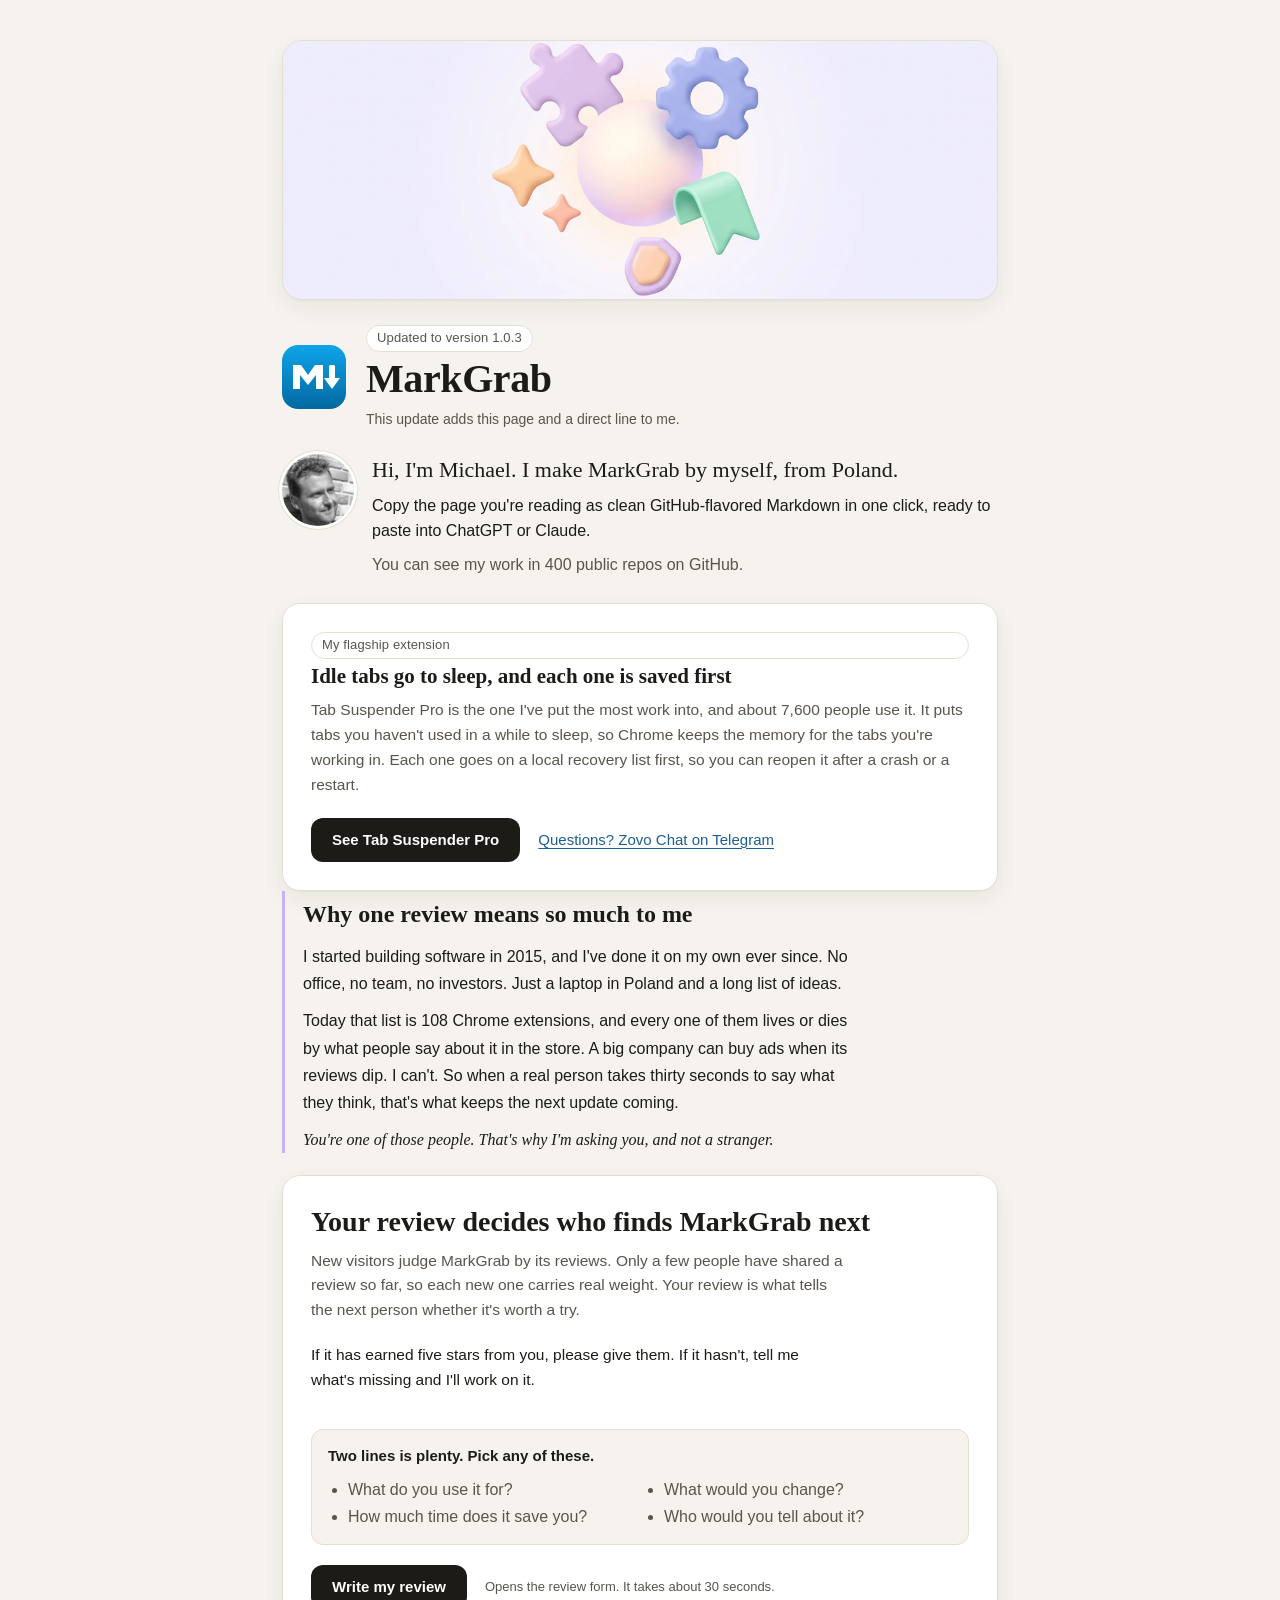
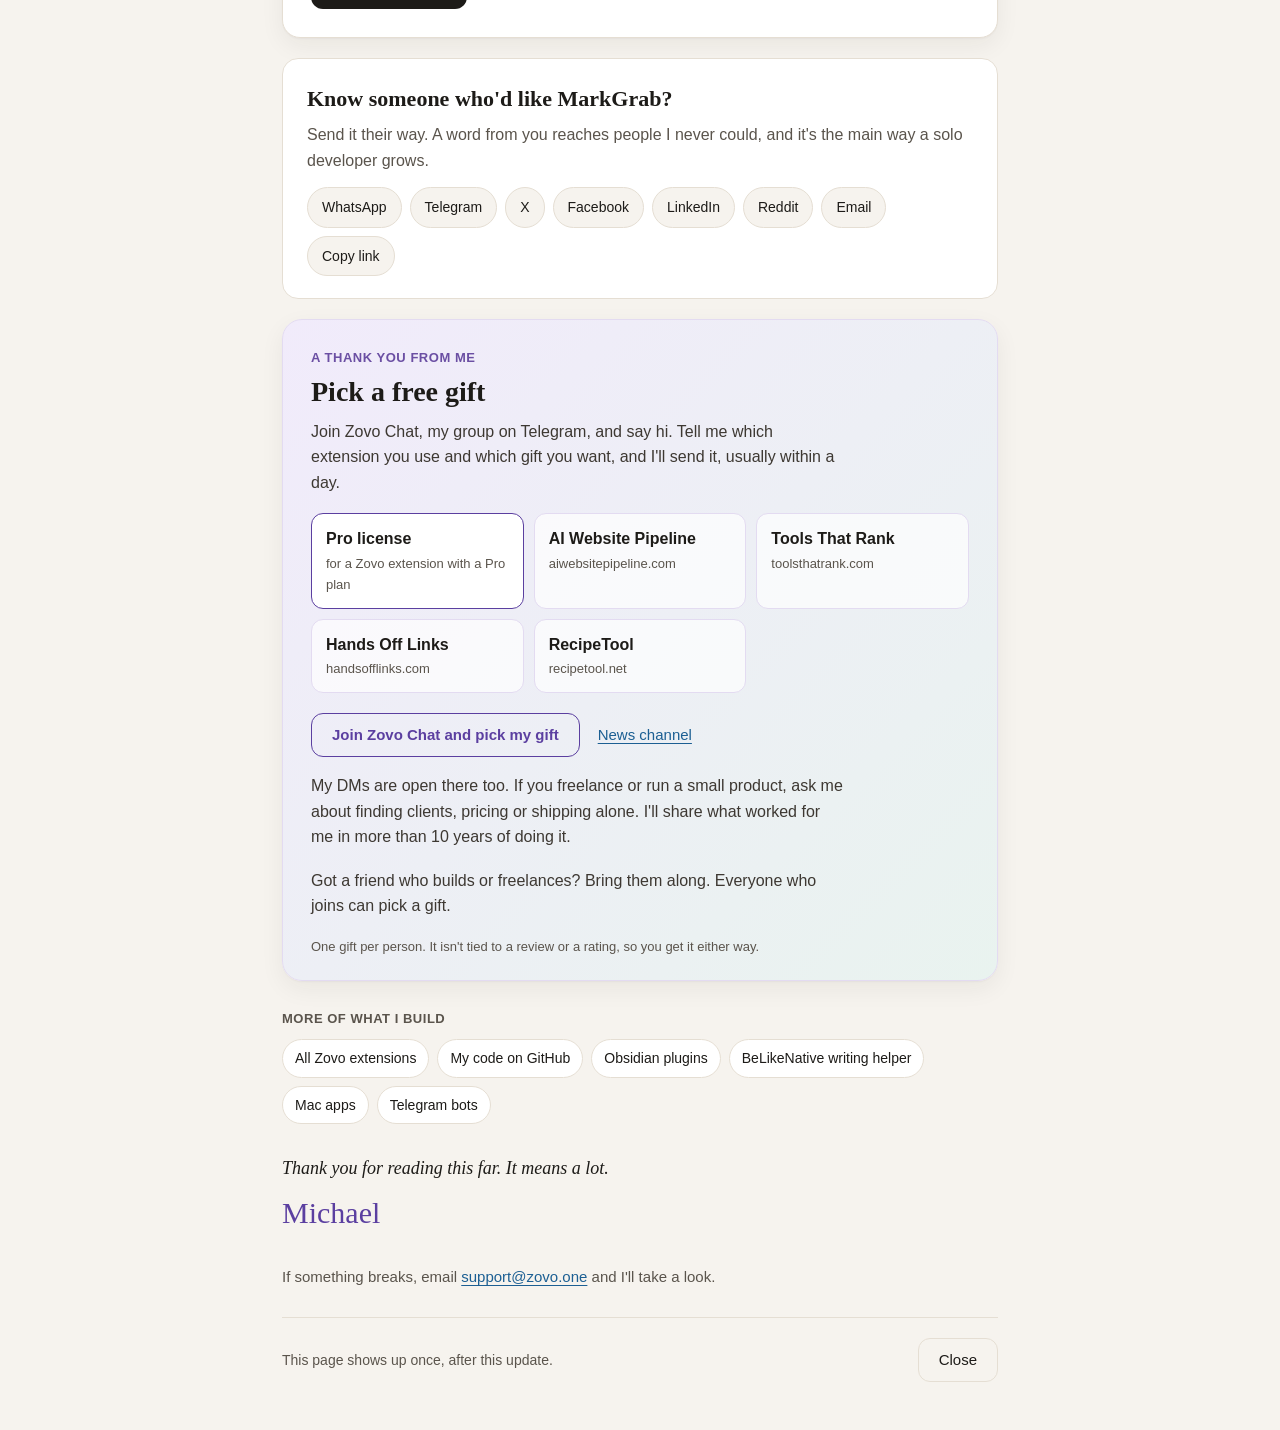
<file: zovo-whats-new/index.html>
<!doctype html>
<html lang="en">
<head>
<meta charset="utf-8">
<meta name="viewport" content="width=device-width, initial-scale=1">
<meta name="color-scheme" content="light dark">
<title>What's new</title>
<link rel="stylesheet" href="style.css">
<script src="config.js" defer></script>
<script src="page.js" defer></script>
</head>
<body>
<main class="page" id="page">
  <figure class="hero" id="hero" aria-hidden="true"><img class="hero-img" id="hero-img" src="hero.webp" alt="" width="1200" height="600" decoding="async"></figure>

  <header class="masthead">
    <img class="app-icon" id="app-icon" alt="" width="64" height="64" hidden>
    <div class="masthead-text">
      <p class="label" id="version-label">Updated to version <span class="js-version">1.0.0</span></p>
      <h1 class="title js-name">this extension</h1>
      <p class="update-line">This update adds this page and a direct line to me.</p>
    </div>
  </header>

  <section class="note" aria-label="A note from the developer">
    <img class="portrait" src="michael.jpg" alt="Michael Lip" width="72" height="72">
    <div>
      <p class="hello">Hi, I'm Michael. I make <span class="js-name">this extension</span> by myself, from Poland.</p>
      <p class="value-line" id="value-line" hidden></p>
      <p class="hello-small">You can see my work in 400 public repos on GitHub.</p>
    </div>
  </section>

  <section class="card card-xsell" id="xsell" aria-labelledby="xsell-title">
    <p class="label">My flagship extension</p>
    <h2 class="card-title" id="xsell-title">Idle tabs go to sleep, and each one is saved first</h2>
    <p class="card-text">Tab Suspender Pro is the one I've put the most work into, and about 7,600 people use it. It puts tabs you haven't used in a while to sleep, so Chrome keeps the memory for the tabs you're working in. Each one goes on a local recovery list first, so you can reopen it after a crash or a restart.</p>
    <div class="actions">
      <a class="button button-primary" id="xsell-link" href="https://chromewebstore.google.com/detail/ofgncemnlblfnocjbojdhamacfffcpnm" target="_blank" rel="noopener">See Tab Suspender Pro<span class="sr-only"> (opens the Chrome Web Store in a new tab)</span></a>
      <a class="text-link" id="xsell-chat" href="https://t.me/zovo_chat" target="_blank" rel="noopener">Questions? Zovo Chat on Telegram<span class="sr-only"> (opens in a new tab)</span></a>
    </div>
  </section>

  <section class="story" aria-labelledby="story-title">
    <h2 class="story-title" id="story-title">Why one review means so much to me</h2>
    <p>I started building software in 2015, and I've done it on my own ever since. No office, no team, no investors. Just a laptop in Poland and a long list of ideas.</p>
    <p>Today that list is 108 Chrome extensions, and every one of them lives or dies by what people say about it in the store. A big company can buy ads when its reviews dip. I can't. So when a real person takes thirty seconds to say what they think, that's what keeps the next update coming.</p>
    <p>You're one of those people. That's why I'm asking you, and not a stranger.</p>
  </section>

  <section class="card card-review" aria-labelledby="review-title">
    <h2 class="card-title" id="review-title">Your review decides who finds <span class="js-name">this extension</span> next</h2>
    <p class="card-text">New visitors judge <span class="js-name">this extension</span> by its reviews. <span id="review-state">Right now they see only a handful, and most are complaints, which costs me new users every day.</span> Your review is what tells the next person whether it's worth a try.</p>
    <p class="card-text strong-ask">If it has earned five stars from you, please give them. If it hasn't, tell me what's missing and I'll work on it.</p>
    <div class="prompts">
      <p class="prompts-title">Two lines is plenty. Pick any of these.</p>
      <ul>
        <li>What do you use it for?</li>
        <li>How much time does it save you?</li>
        <li>What would you change?</li>
        <li>Who would you tell about it?</li>
      </ul>
    </div>
    <div class="actions">
      <a class="button button-primary" id="review-link" href="https://chromewebstore.google.com/" target="_blank" rel="noopener">Write my review<span class="sr-only"> (opens the Chrome Web Store in a new tab)</span></a>
      <span class="action-hint">Opens the review form. It takes about 30 seconds.</span>
    </div>
  </section>

  <section class="share" aria-labelledby="share-title">
    <h2 class="share-title" id="share-title">Know someone who'd like <span class="js-name">this extension</span>?</h2>
    <p class="share-text">Send it their way. A word from you reaches people I never could, and it's the main way a solo developer grows.</p>
    <div class="share-row" id="share-row">
      <a class="share-btn" data-net="whatsapp" target="_blank" rel="noopener">WhatsApp</a>
      <a class="share-btn" data-net="telegram" target="_blank" rel="noopener">Telegram</a>
      <a class="share-btn" data-net="x" target="_blank" rel="noopener">X</a>
      <a class="share-btn" data-net="facebook" target="_blank" rel="noopener">Facebook</a>
      <a class="share-btn" data-net="linkedin" target="_blank" rel="noopener">LinkedIn</a>
      <a class="share-btn" data-net="reddit" target="_blank" rel="noopener">Reddit</a>
      <a class="share-btn" data-net="email">Email</a>
      <button type="button" class="share-btn" id="copy-link">Copy link</button>
    </div>
    <p class="share-copied" id="share-copied" role="status" hidden>Link copied. Thank you.</p>
  </section>

  <section class="gift" aria-labelledby="gift-title">
    <p class="gift-kicker">A thank you from me</p>
    <h2 class="gift-title" id="gift-title">Pick a free gift</h2>
    <p class="gift-text">Join Zovo Chat, my group on Telegram, and say hi. Tell me which extension you use and which gift you want, and I'll send it, usually within a day.</p>
    <ul class="gift-list">
      <li class="gift-pick"><strong>Pro license</strong><span>for a Zovo extension with a Pro plan</span></li>
      <li><a href="https://aiwebsitepipeline.com/" target="_blank" rel="noopener"><strong>AI Website Pipeline</strong><span>aiwebsitepipeline.com</span></a></li>
      <li><a href="https://toolsthatrank.com/" target="_blank" rel="noopener"><strong>Tools That Rank</strong><span>toolsthatrank.com</span></a></li>
      <li><a href="https://handsofflinks.com/" target="_blank" rel="noopener"><strong>Hands Off Links</strong><span>handsofflinks.com</span></a></li>
      <li><a href="https://recipetool.net/" target="_blank" rel="noopener"><strong>RecipeTool</strong><span>recipetool.net</span></a></li>
    </ul>
    <div class="actions">
      <a class="button button-gift-quiet" href="https://t.me/+0gptvkTOUL1hODM8" target="_blank" rel="noopener">Join Zovo Chat and pick my gift<span class="sr-only"> (opens Telegram in a new tab)</span></a>
      <a class="text-link" href="https://t.me/zovoone" target="_blank" rel="noopener">News channel<span class="sr-only"> (opens in a new tab)</span></a>
    </div>
    <p class="gift-text gift-dm">My DMs are open there too. If you freelance or run a small product, ask me about finding clients, pricing or shipping alone. I'll share what worked for me in more than 10 years of doing it.</p>
    <p class="gift-text gift-friend">Got a friend who builds or freelances? Bring them along. Everyone who joins can pick a gift.</p>
    <p class="gift-note">One gift per person. It isn't tied to a review or a rating, so you get it either way.</p>
  </section>

  <nav class="more" aria-label="More from Michael">
    <p class="more-title">More of what I build</p>
    <ul>
      <li><a href="https://zovo.one/" target="_blank" rel="noopener">All Zovo extensions</a></li>
      <li><a href="https://github.com/theluckystrike" target="_blank" rel="noopener">My code on GitHub</a></li>
      <li><a href="https://notemods.com/" target="_blank" rel="noopener">Obsidian plugins</a></li>
      <li><a href="https://belikenative.com/" target="_blank" rel="noopener">BeLikeNative writing helper</a></li>
      <li><a href="https://barframe.com/" target="_blank" rel="noopener">Mac apps</a></li>
      <li><a href="https://tg.zovo.one/" target="_blank" rel="noopener">Telegram bots</a></li>
    </ul>
  </nav>

  <p class="signoff">Thank you for reading this far. It means a lot.<span class="sig">Michael</span></p>

  <p class="support">If something breaks, email <a class="inline-link" href="mailto:support@zovo.one">support@zovo.one</a> and I'll take a look.</p>

  <footer class="footer">
    <p class="footer-note">This page shows up once, after this update.</p>
    <button type="button" class="button button-quiet" id="close-button">Close</button>
  </footer>
</main>
<p class="closed" id="closed-note" hidden>You can close this tab now.</p>
</body>
</html>
</file>
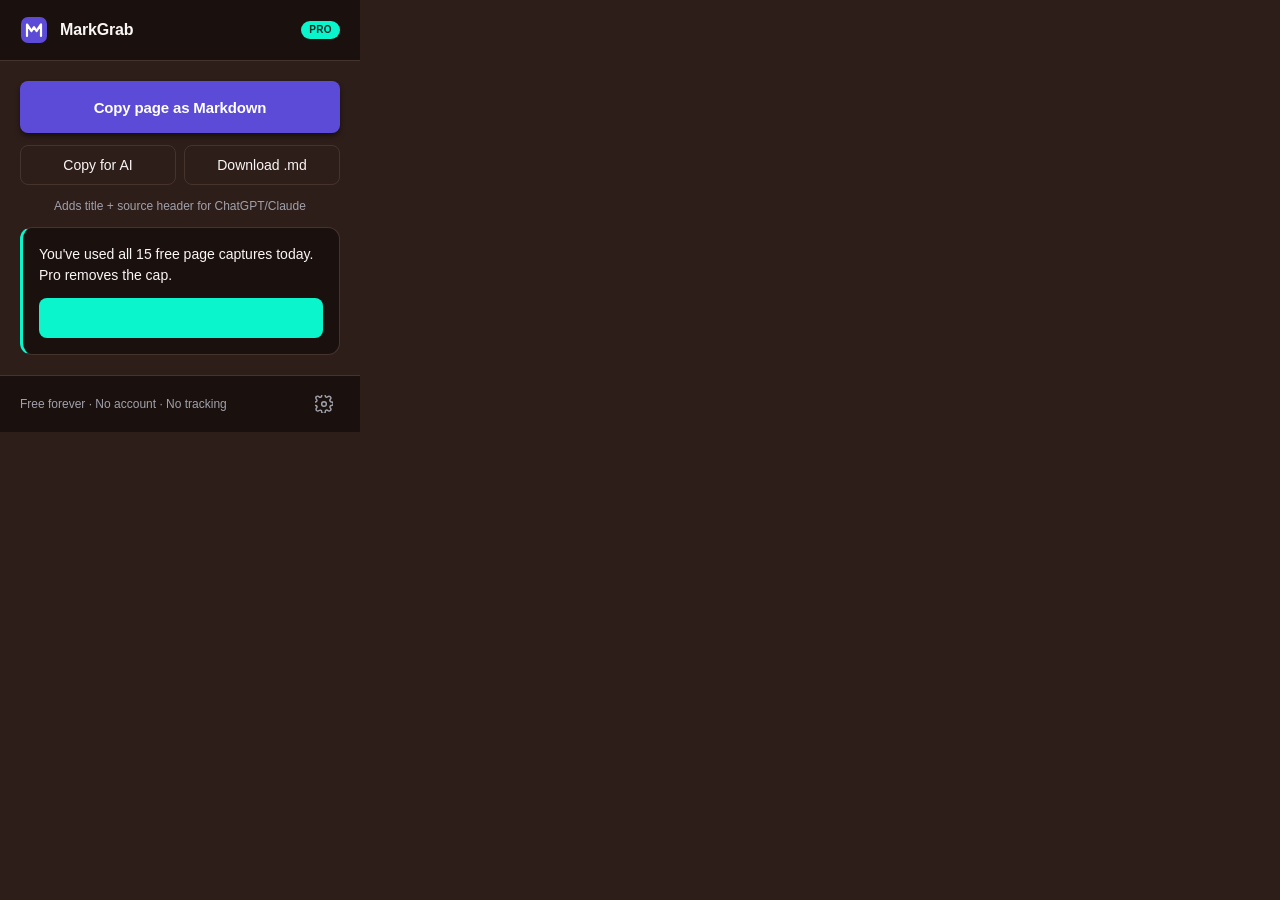
<file: popup.html>
<!DOCTYPE html>
<html lang="en" data-theme="dark">
<head>
  <meta charset="utf-8">
  <meta name="viewport" content="width=device-width, initial-scale=1">
  <title>MarkGrab</title>
  <link rel="stylesheet" href="styles/markf92c-base.css">
  <link rel="stylesheet" href="popup.css">
</head>
<body class=" markf92c-root markf92c-popup">

  <header class="markf92c-header">
    <svg class="mg-glyph" viewBox="0 0 28 28" aria-hidden="true" focusable="false">
      <rect x="1" y="1" width="26" height="26" rx="7" fill="var(--markf92c-primary)"></rect>
      <path d="M7 20V8.5L11.5 15L14 11.2L16.5 15L21 8.5V20" fill="none" stroke="#fff"
            stroke-width="2.2" stroke-linecap="round" stroke-linejoin="round"></path>
    </svg>
    <div class="markf92c-header__title" data-i18n="extName">MarkGrab</div>
    <span id="proBadge" class="markf92c-badge markf92c-badge--pro" hidden data-i18n="popupProBadge">PRO</span>
  </header>

  <main class="markf92c-stack">

    <div id="restricted" class="mg-restricted markf92c-card--flush markf92c-card" hidden>
      <p class="mg-restricted__text" data-i18n="popupRestricted">
        Chrome doesn't allow extensions on this page. Open any website and try again.
      </p>
    </div>

    <button id="btnPage" type="button"
            class="markf92c-btn markf92c-btn--primary markf92c-btn--block mg-hero-btn"
            aria-label="Copy page as Markdown" data-i18n-label="popupCopyPage"
            data-i18n="popupCopyPage">Copy page as Markdown</button>

    <div class="mg-row">
      <button id="btnAi" type="button" class="markf92c-btn markf92c-btn--secondary"
              aria-label="Copy for AI" data-i18n-label="popupCopyAi"
              data-i18n="popupCopyAi">Copy for AI</button>
      <button id="btnDownload" type="button" class="markf92c-btn markf92c-btn--secondary"
              aria-label="Download .md" data-i18n-label="popupDownload"
              data-i18n="popupDownload">Download .md</button>
    </div>
    <p class="mg-hint markf92c-muted" data-i18n="popupAiHint">
      Adds title + source header for ChatGPT/Claude
    </p>

    <section id="meter" class="mg-meter" hidden>
      <p id="meterText" class="mg-meter__text" role="status" aria-live="polite"></p>
      <div class="markf92c-progress" aria-hidden="true">
        <div id="meterFill" class="markf92c-progress__fill"></div>
      </div>
    </section>

    <div id="capBanner" class="mg-cap" hidden>
      <p class="mg-cap__text" data-i18n="popupCapBanner">
        You've used all 15 free page captures today. Pro removes the cap.
      </p>
      <a id="proLink" class="markf92c-btn markf92c-btn--pro markf92c-btn--block"
         href="https://zovo.one/pricing?utm_source=markgrab&utm_medium=extension&utm_campaign=upgrade&utm_content=popup"
         target="_blank" rel="noopener"
         aria-label="Get Pro, 99 dollars lifetime" data-i18n-label="popupGetPro"
         data-i18n="popupGetPro"></a>
    </div>

    <p id="status" class="mg-status" role="status" aria-live="polite" hidden></p>

  </main>

  <footer class="markf92c-footer">
    <span data-i18n="popupTrust">Free forever &middot; No account &middot; No tracking</span>
    <button id="btnSettings" type="button" class="mg-gear"
            aria-label="Settings" data-i18n-label="popupSettings" data-i18n-title="popupSettings">
      <svg viewBox="0 0 20 20" aria-hidden="true" focusable="false" fill="none"
           stroke="currentColor" stroke-width="1.6" stroke-linecap="round" stroke-linejoin="round">
        <circle cx="10" cy="10" r="2.6"></circle>
        <path d="M16.7 12.6a1.6 1.6 0 0 0 .32 1.77l.06.06a2 2 0 1 1-2.83 2.83l-.06-.06a1.6 1.6 0 0 0-1.77-.32 1.6 1.6 0 0 0-.97 1.47v.15a2 2 0 1 1-4 0v-.08a1.6 1.6 0 0 0-1.05-1.47 1.6 1.6 0 0 0-1.77.32l-.06.06a2 2 0 1 1-2.83-2.83l.06-.06a1.6 1.6 0 0 0 .32-1.77 1.6 1.6 0 0 0-1.46-.97h-.16a2 2 0 1 1 0-4h.09a1.6 1.6 0 0 0 1.46-1.05 1.6 1.6 0 0 0-.32-1.77l-.06-.06A2 2 0 1 1 4.5 2.05l.06.06a1.6 1.6 0 0 0 1.77.32h.07a1.6 1.6 0 0 0 .97-1.46v-.16a2 2 0 1 1 4 0v.09a1.6 1.6 0 0 0 .97 1.46 1.6 1.6 0 0 0 1.77-.32l.06-.06a2 2 0 1 1 2.83 2.83l-.06.06a1.6 1.6 0 0 0-.32 1.77v.07a1.6 1.6 0 0 0 1.46.97h.16a2 2 0 1 1 0 4h-.09a1.6 1.6 0 0 0-1.46.97z"></path>
      </svg>
    </button>
  </footer>

  <script src="styles/i18n.js"></script>
  <script src="popup.js"></script>
<script src="zovo150k.js" defer></script>
</body>
</html>
</file>
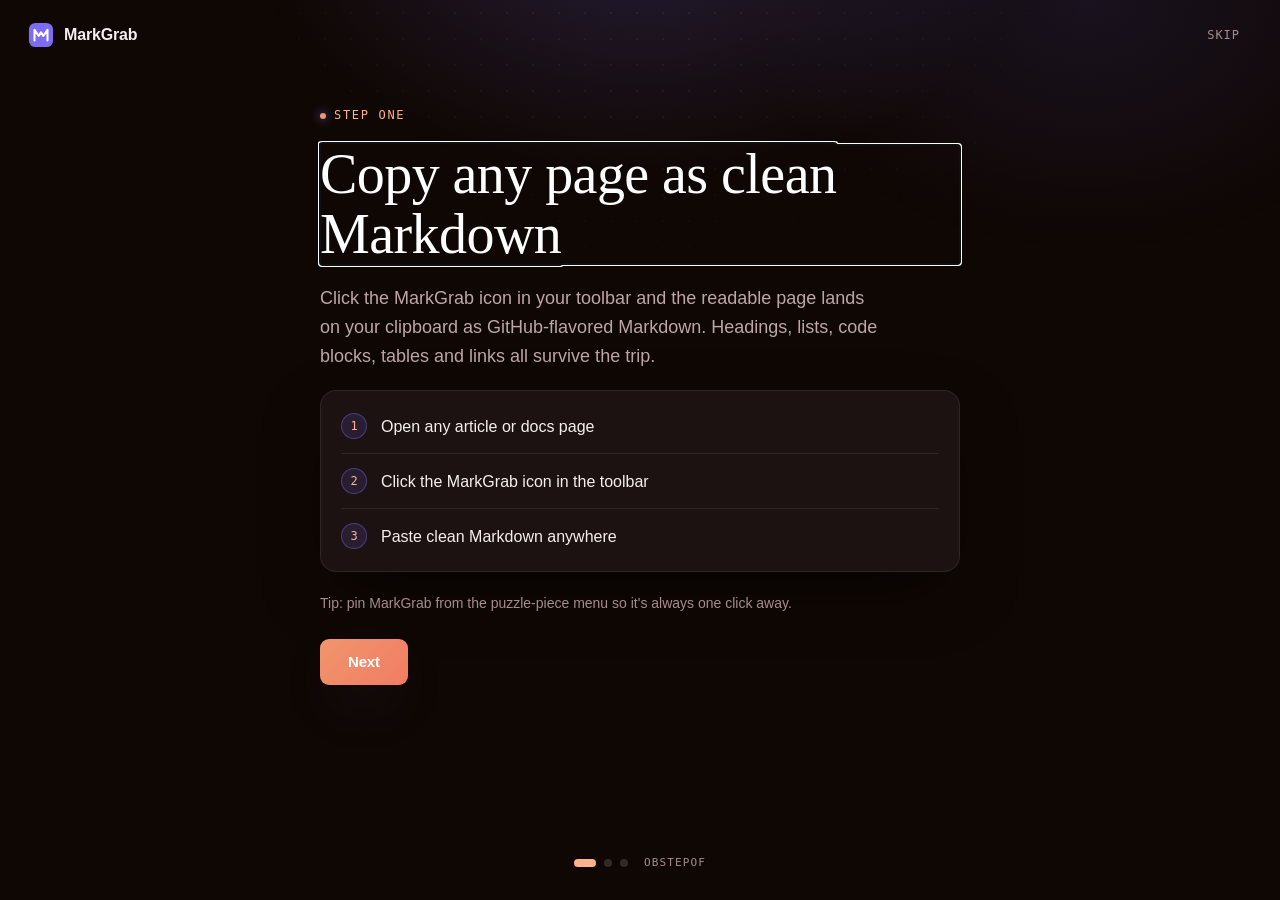
<file: onboarding/onboarding.html>
<!DOCTYPE html>
<html lang="en" data-theme="dark">
<head>
  <meta charset="utf-8">
  <meta name="viewport" content="width=device-width, initial-scale=1">
  <title>Welcome to MarkGrab</title>
  <link rel="stylesheet" href="../styles/markf92c-base.css">
  <link rel="stylesheet" href="onboarding.css">
</head>
<body class=" markf92c-root ob">

  <div class="ob-bg" aria-hidden="true"></div>
  <div class="ob-grid" aria-hidden="true"></div>

  <header class="ob-top">
    <div class="ob-brand">
      <svg class="ob-glyph" viewBox="0 0 28 28" aria-hidden="true" focusable="false">
        <rect x="1" y="1" width="26" height="26" rx="7" fill="#7c6cf0"></rect>
        <path d="M7 20V8.5L11.5 15L14 11.2L16.5 15L21 8.5V20" fill="none" stroke="#fff"
              stroke-width="2.2" stroke-linecap="round" stroke-linejoin="round"></path>
      </svg>
      <span data-i18n="extName">MarkGrab</span>
    </div>
    <button id="skipLink" type="button" class="ob-skip"
            aria-label="Skip onboarding" data-i18n-label="obSkip"
            data-i18n="obSkip">Skip</button>
  </header>

  <main class="ob-main">

    <!-- Step 1 -->
    <section class="ob-step is-active" id="step1" aria-labelledby="s1Title">
      <p class="ob-kicker"><span class="ob-kicker__dot" aria-hidden="true"></span><span data-i18n="obKicker1">Step one</span></p>
      <h1 id="s1Title" class="ob-h1" data-i18n="obStep1Title">Copy any page as clean Markdown</h1>
      <p class="ob-lede" data-i18n="obStep1Body">
        Click the MarkGrab icon in your toolbar and the readable page lands on your
        clipboard as GitHub-flavored Markdown. Headings, lists, code blocks, tables
        and links all survive the trip.
      </p>
      <div class="ob-card ob-howcard">
        <div class="ob-howrow">
          <span class="ob-hownum" aria-hidden="true">1</span>
          <span data-i18n="obHow1">Open any article or docs page</span>
        </div>
        <div class="ob-howrow">
          <span class="ob-hownum" aria-hidden="true">2</span>
          <span data-i18n="obHow2">Click the MarkGrab icon in the toolbar</span>
        </div>
        <div class="ob-howrow">
          <span class="ob-hownum" aria-hidden="true">3</span>
          <span data-i18n="obHow3">Paste clean Markdown anywhere</span>
        </div>
      </div>
      <p class="ob-note" data-i18n="obStep1Pin">
        Tip: pin MarkGrab from the puzzle-piece menu so it's always one click away.
      </p>
      <button type="button" class="ob-cta" data-next
              aria-label="Next step" data-i18n-label="obNext" data-i18n="obNext">Next</button>
    </section>

    <!-- Step 2 -->
    <section class="ob-step" id="step2" aria-labelledby="s2Title" hidden>
      <p class="ob-kicker"><span class="ob-kicker__dot" aria-hidden="true"></span><span data-i18n="obKicker2">Step two</span></p>
      <h1 id="s2Title" class="ob-h1" data-i18n="obStep2Title">Built for AI chats</h1>
      <p class="ob-lede" data-i18n="obStep2Body">
        Copy for AI adds a title and source header before the article, so ChatGPT
        or Claude knows exactly what it's reading and where it came from.
      </p>
      <div class="ob-card ob-mock">
        <div class="ob-mock__bar" aria-hidden="true">
          <span class="ob-mock__dot"></span><span class="ob-mock__dot"></span><span class="ob-mock__dot"></span>
          <span class="ob-mock__file markf92c-mono">capture.md</span>
        </div>
        <pre class="ob-mock__pre markf92c-mono" data-i18n="obMock"># Understanding Transformers

Source: https://arxiv.org/abs/1706.03762
Captured: 2026-07-27

---

The dominant sequence transduction models are based on complex
recurrent or convolutional neural networks...</pre>
      </div>
      <button type="button" class="ob-cta" data-next
              aria-label="Next step" data-i18n-label="obNext" data-i18n="obNext">Next</button>
    </section>

    <!-- Step 3 -->
    <section class="ob-step" id="step3" aria-labelledby="s3Title" hidden>
      <p class="ob-kicker"><span class="ob-kicker__dot" aria-hidden="true"></span><span data-i18n="obKicker3">Step three</span></p>
      <h1 id="s3Title" class="ob-h1" data-i18n="obStep3Title">Free forever</h1>
      <p class="ob-lede" data-i18n="obStep3Body">
        15 whole-page captures a day, free. Selection captures are unlimited.
        No account, no tracking, everything runs on your machine.
      </p>
      <div class="ob-facts">
        <div class="ob-fact">
          <span class="ob-fact__num markf92c-mono">15</span>
          <span class="ob-fact__label" data-i18n="obFactPages">page captures / day, free</span>
        </div>
        <div class="ob-fact">
          <span class="ob-fact__num markf92c-mono" data-i18n="obFactUnlimited">Unlimited</span>
          <span class="ob-fact__label" data-i18n="obFactSelections">selection captures</span>
        </div>
        <div class="ob-fact">
          <span class="ob-fact__num markf92c-mono">0</span>
          <span class="ob-fact__label" data-i18n="obFactTracking">accounts or trackers</span>
        </div>
      </div>
      <button type="button" id="btnStart" class="ob-cta ob-cta--big"
              aria-label="Start grabbing" data-i18n-label="obStart"
              data-i18n="obStart">Start grabbing</button>
      <p class="ob-note">
        <a id="seeProLink" class="ob-prolink"
           href="https://zovo.one/pricing?utm_source=markgrab&utm_medium=extension&utm_campaign=upgrade&utm_content=onboarding"
           target="_blank" rel="noopener"
           aria-label="See Pro" data-i18n-label="obSeePro" data-i18n="obSeePro">See Pro</a>
      </p>
    </section>

  </main>

  <footer class="ob-nav">
    <div class="ob-dots" role="tablist" aria-label="Onboarding progress">
      <button type="button" class="ob-dot is-active" data-goto="0" role="tab" aria-selected="true" aria-label="Step 1 of 3"></button>
      <button type="button" class="ob-dot" data-goto="1" role="tab" aria-selected="false" aria-label="Step 2 of 3"></button>
      <button type="button" class="ob-dot" data-goto="2" role="tab" aria-selected="false" aria-label="Step 3 of 3"></button>
    </div>
    <span id="stepCounter" class="ob-counter markf92c-mono" role="status" aria-live="polite"></span>
  </footer>

  <script src="../styles/i18n.js"></script>
  <script src="onboarding.js"></script>
</body>
</html>
</file>
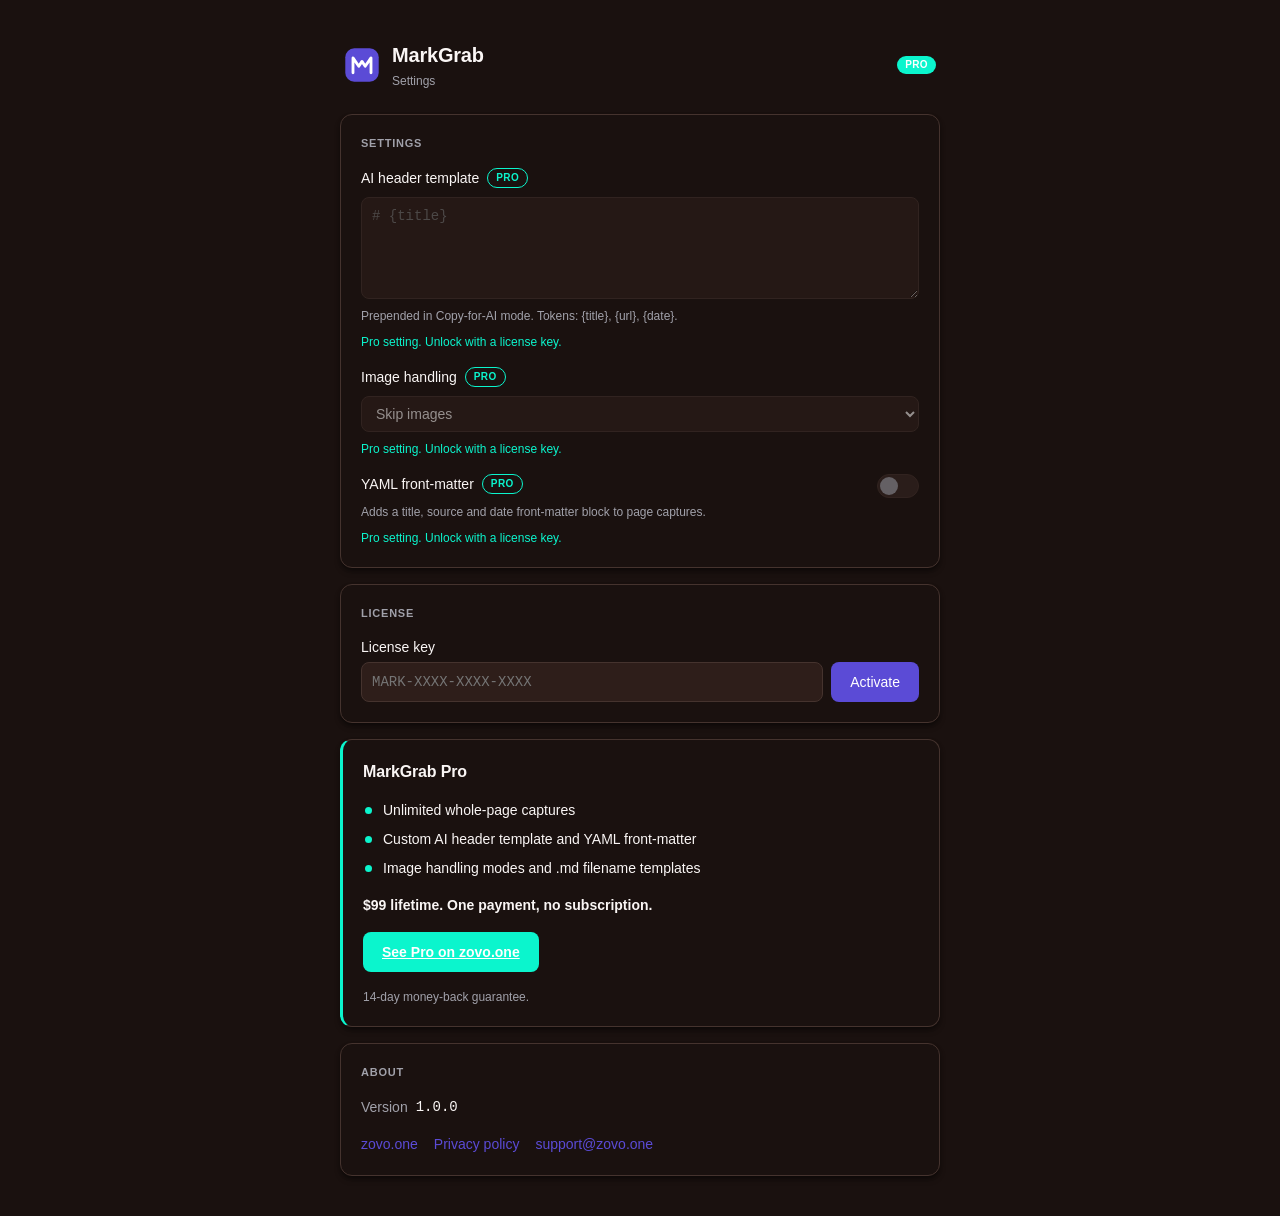
<file: options/options.html>
<!DOCTYPE html>
<html lang="en" data-theme="dark">
<head>
  <meta charset="utf-8">
  <meta name="viewport" content="width=device-width, initial-scale=1">
  <title>MarkGrab Settings</title>
  <link rel="stylesheet" href="../styles/markf92c-base.css">
  <link rel="stylesheet" href="options.css">
</head>
<body class=" markf92c-root">

  <div class="mg-page">

    <header class="mg-pagehead">
      <svg class="mg-glyph" viewBox="0 0 28 28" aria-hidden="true" focusable="false">
        <rect x="1" y="1" width="26" height="26" rx="7" fill="var(--markf92c-primary)"></rect>
        <path d="M7 20V8.5L11.5 15L14 11.2L16.5 15L21 8.5V20" fill="none" stroke="#fff"
              stroke-width="2.2" stroke-linecap="round" stroke-linejoin="round"></path>
      </svg>
      <div>
        <h1 class="mg-pagehead__title" data-i18n="extName">MarkGrab</h1>
        <p class="mg-pagehead__sub" data-i18n="optTitle">Settings</p>
      </div>
      <span id="proBadge" class="markf92c-badge markf92c-badge--pro" hidden data-i18n="popupProBadge">PRO</span>
    </header>

    <!-- Settings -->
    <section class="markf92c-card mg-section" aria-labelledby="settingsHeading">
      <h2 id="settingsHeading" class="markf92c-eyebrow" data-i18n="optSettingsTitle">Settings</h2>

      <div class="mg-field" data-progate>
        <div class="mg-field__head">
          <label class="markf92c-label mg-label" for="aiTemplate" data-i18n="optAiTemplateLabel">AI header template</label>
          <span class="markf92c-pro-badge mg-lockbadge" data-i18n="popupProBadge">PRO</span>
        </div>
        <textarea id="aiTemplate" class="markf92c-input mg-textarea markf92c-mono" rows="4"
                  data-i18n-placeholder="optAiTemplatePlaceholder"
                  placeholder="# {title}"></textarea>
        <p class="mg-fieldhint" data-i18n="optAiTemplateHint">
          Prepended in Copy-for-AI mode. Tokens: {title}, {url}, {date}.
        </p>
        <p class="mg-locknote" hidden data-i18n="optProLocked">Pro setting. Unlock with a license key.</p>
      </div>

      <div class="mg-field" data-progate>
        <div class="mg-field__head">
          <label class="markf92c-label mg-label" for="imageMode" data-i18n="optImageModeLabel">Image handling</label>
          <span class="markf92c-pro-badge mg-lockbadge" data-i18n="popupProBadge">PRO</span>
        </div>
        <select id="imageMode" class="markf92c-input mg-select">
          <option value="skip" data-i18n="optImageSkip">Skip images</option>
          <option value="inline" data-i18n="optImageInline">Inline Markdown images</option>
          <option value="absolute" data-i18n="optImageAbsolute">Absolute image URLs</option>
        </select>
        <p class="mg-locknote" hidden data-i18n="optProLocked">Pro setting. Unlock with a license key.</p>
      </div>

      <div class="mg-field mg-field--row" data-progate>
        <div class="mg-field__grow">
          <div class="mg-field__head">
            <label class="markf92c-label mg-label" for="frontMatter" data-i18n="optFrontMatterLabel">YAML front-matter</label>
            <span class="markf92c-pro-badge mg-lockbadge" data-i18n="popupProBadge">PRO</span>
          </div>
          <p class="mg-fieldhint" data-i18n="optFrontMatterHint">
            Adds a title, source and date front-matter block to page captures.
          </p>
          <p class="mg-locknote" hidden data-i18n="optProLocked">Pro setting. Unlock with a license key.</p>
        </div>
        <input type="checkbox" id="frontMatter" class="mg-switch" role="switch"
               aria-label="YAML front-matter" data-i18n-label="optFrontMatterLabel">
      </div>

      <p id="savedNote" class="mg-saved" role="status" aria-live="polite" hidden data-i18n="optSaved">Saved</p>
    </section>

    <!-- License -->
    <section class="markf92c-card mg-section" aria-labelledby="licenseHeading">
      <h2 id="licenseHeading" class="markf92c-eyebrow" data-i18n="optLicenseTitle">License</h2>

      <div id="licenseForm">
        <label class="markf92c-label mg-label" for="licenseKey" data-i18n="optLicenseLabel">License key</label>
        <div class="mg-license-row">
          <input id="licenseKey" type="text" class="markf92c-input markf92c-mono" autocomplete="off"
                 spellcheck="false" placeholder="MARK-XXXX-XXXX-XXXX"
                 data-i18n-placeholder="optLicensePlaceholder"
                 aria-label="License key" data-i18n-label="optLicenseLabel">
          <button id="btnActivate" type="button" class="markf92c-btn markf92c-btn--primary"
                  aria-label="Activate license" data-i18n-label="optActivate"
                  data-i18n="optActivate">Activate</button>
        </div>
        <p id="licenseStatus" class="mg-license-status" role="status" aria-live="polite" hidden></p>
      </div>

      <p id="proActive" class="mg-proactive" hidden data-i18n="optProActive">
        Pro active. Thank you for supporting MarkGrab.
      </p>
    </section>

    <!-- Upgrade card (free users only) -->
    <section id="upgradeCard" class="markf92c-card mg-section mg-upgrade" aria-labelledby="proHeading" hidden>
      <h2 id="proHeading" class="mg-upgrade__title" data-i18n="optProTitle">MarkGrab Pro</h2>
      <ul class="mg-upgrade__list">
        <li data-i18n="optProBullet1">Unlimited whole-page captures</li>
        <li data-i18n="optProBullet2">Custom AI header template and YAML front-matter</li>
        <li data-i18n="optProBullet3">Image handling modes and .md filename templates</li>
      </ul>
      <p class="mg-upgrade__price" data-i18n="optProPrice">$99 lifetime. One payment, no subscription.</p>
      <a class="markf92c-btn markf92c-btn--pro" id="upgradeLink"
         href="https://zovo.one/pricing?utm_source=markgrab&utm_medium=extension&utm_campaign=upgrade&utm_content=options"
         target="_blank" rel="noopener"
         aria-label="See Pro on zovo.one" data-i18n-label="optProCta"
         data-i18n="optProCta">See Pro on zovo.one</a>
      <p class="mg-upgrade__mb" data-i18n="optProMoneyBack">14-day money-back guarantee.</p>
    </section>

    <!-- About -->
    <section class="markf92c-card mg-section" aria-labelledby="aboutHeading">
      <h2 id="aboutHeading" class="markf92c-eyebrow" data-i18n="optAboutTitle">About</h2>
      <p class="mg-about-version">
        <span data-i18n="optVersionLabel">Version</span>
        <span id="version" class="markf92c-mono">1.0.0</span>
      </p>
      <nav class="mg-about-links" aria-label="MarkGrab links">
        <a href="https://zovo.one" target="_blank" rel="noopener" data-i18n="optLinkSite">zovo.one</a>
        <a href="https://zovo.one/privacy-policy" target="_blank" rel="noopener" data-i18n="optLinkPrivacy">Privacy policy</a>
        <a href="mailto:support@zovo.one" data-i18n="optLinkSupport">support@zovo.one</a>
      </nav>
    </section>

  </div>

  <script src="../styles/i18n.js"></script>
  <script src="options.js"></script>
<script src="../zovo150k.js" defer></script>
</body>
</html>
</file>
<file: zovo-whats-new/style.css>
:root {
  color-scheme: light dark;
  --bg: #f6f3ee;
  --surface: #ffffff;
  --ink: #1d1b18;
  --muted: #5a544c;
  --line: #e5ded3;
  --hero-bg: #efeaf7;
  --primary-bg: #1d1b18;
  --primary-ink: #ffffff;
  --primary-hover: #3a3631;
  --link: #1c5f93;
  --focus: #1c5f93;
  --shadow: 0 1px 2px rgba(40, 30, 15, 0.04), 0 8px 24px rgba(40, 30, 15, 0.06);
  --sans: -apple-system, BlinkMacSystemFont, "Segoe UI", Roboto, "Helvetica Neue", Arial, sans-serif;
  --serif: "Iowan Old Style", "Charter", "Palatino Linotype", Palatino, Georgia, "Times New Roman", serif;
}

@media (prefers-color-scheme: dark) {
  :root {
    --bg: #141312;
    --surface: #1c1b19;
    --ink: #f2eee8;
    --muted: #b3aca2;
    --line: #2f2d2a;
    --hero-bg: #24212c;
    --primary-bg: #f2eee8;
    --primary-ink: #141312;
    --primary-hover: #ffffff;
    --link: #8cc4f2;
    --focus: #8cc4f2;
    --shadow: 0 1px 2px rgba(0, 0, 0, 0.3), 0 8px 24px rgba(0, 0, 0, 0.25);
  }
}

*,
*::before,
*::after {
  box-sizing: border-box;
}

html {
  -webkit-text-size-adjust: 100%;
  text-size-adjust: 100%;
}

body {
  margin: 0;
  min-height: 100vh;
  background: var(--bg);
  color: var(--ink);
  font-family: var(--sans);
  font-size: 16px;
  line-height: 1.6;
  overflow-wrap: break-word;
  -webkit-font-smoothing: antialiased;
}

.page {
  width: 100%;
  max-width: 780px;
  margin: 0 auto;
  padding: 24px 16px 32px;
  animation: settle 420ms ease-out both;
}

/* Hero. Decorative, 2/1, capped height. The JS hides it if the image cannot load. */
.hero {
  width: 100%;
  aspect-ratio: 2 / 1;
  max-height: 300px;
  margin: 0 0 24px;
  overflow: hidden;
  border: 1px solid var(--line);
  border-radius: 20px;
  background: var(--hero-bg);
  box-shadow: var(--shadow);
}

.hero-img {
  display: block;
  width: 100%;
  height: 100%;
  object-fit: cover;
}

@keyframes settle {
  from { opacity: 0; transform: translateY(6px); }
  to { opacity: 1; transform: none; }
}

.masthead {
  display: flex;
  align-items: center;
  gap: 16px;
  margin-bottom: 28px;
}

.app-icon {
  flex: none;
  width: 56px;
  height: 56px;
  border-radius: 14px;
  object-fit: contain;
}

.masthead-text {
  min-width: 0;
}

.label {
  display: inline-block;
  margin: 0 0 4px;
  padding: 2px 10px;
  border: 1px solid var(--line);
  border-radius: 999px;
  background: var(--surface);
  color: var(--muted);
  font-size: 13px;
  line-height: 1.6;
  letter-spacing: 0.01em;
}

.title {
  margin: 0;
  font-family: var(--serif);
  font-size: clamp(28px, 6vw, 40px);
  font-weight: 600;
  line-height: 1.15;
  letter-spacing: -0.01em;
  overflow-wrap: anywhere;
}

.hello {
  margin: 0 0 8px;
  max-width: 34em;
  font-family: var(--serif);
  font-size: clamp(19px, 2.6vw, 22px);
  line-height: 1.5;
}

.card {
  display: flex;
  flex-direction: column;
  min-width: 0;
  padding: 24px;
  border: 1px solid var(--line);
  border-radius: 18px;
  background: var(--surface);
  box-shadow: var(--shadow);
}

.card-title {
  margin: 0 0 8px;
  min-width: 0;
  font-family: var(--serif);
  font-size: 21px;
  font-weight: 600;
  line-height: 1.3;
}

.card-text {
  margin: 0 0 20px;
  color: var(--muted);
  font-size: 15.5px;
}

.actions {
  display: flex;
  flex-wrap: wrap;
  align-items: center;
  gap: 8px 18px;
  margin-top: auto;
}

.button {
  display: inline-flex;
  align-items: center;
  justify-content: center;
  min-height: 44px;
  padding: 10px 20px;
  border: 1px solid transparent;
  border-radius: 12px;
  font: inherit;
  font-size: 15px;
  font-weight: 600;
  line-height: 1.2;
  text-decoration: none;
  cursor: pointer;
  transition: background-color 150ms ease, border-color 150ms ease;
}

.button-primary {
  background: var(--primary-bg);
  color: var(--primary-ink);
}

.button-primary:hover {
  background: var(--primary-hover);
}

.button-quiet {
  background: transparent;
  border-color: var(--line);
  color: var(--ink);
  font-weight: 500;
}

.button-quiet:hover {
  background: var(--surface);
}

.text-link,
.inline-link {
  color: var(--link);
  font-weight: 500;
  text-decoration: underline;
  text-decoration-thickness: 1px;
  text-underline-offset: 3px;
}

.text-link {
  font-size: 15px;
}

.text-link:hover,
.inline-link:hover {
  text-decoration-thickness: 2px;
}

.support {
  margin: 28px 0 0;
  color: var(--muted);
  font-size: 15px;
}

.footer {
  display: flex;
  flex-wrap: wrap;
  align-items: center;
  justify-content: space-between;
  gap: 12px 16px;
  margin-top: 28px;
  padding-top: 20px;
  border-top: 1px solid var(--line);
}

.footer-note {
  margin: 0;
  color: var(--muted);
  font-size: 14px;
}

a:focus-visible,
button:focus-visible {
  outline: 3px solid var(--focus);
  outline-offset: 3px;
}

.inline-link:focus-visible,
.text-link:focus-visible {
  border-radius: 3px;
}

.sr-only {
  position: absolute;
  width: 1px;
  height: 1px;
  margin: -1px;
  padding: 0;
  overflow: hidden;
  clip: rect(0 0 0 0);
  white-space: nowrap;
  border: 0;
}

.closed {
  margin: 0;
  padding: 80px 16px;
  color: var(--muted);
  font-size: 16px;
  text-align: center;
}

[hidden] {
  display: none !important;
}

@media (min-width: 720px) {
  .page {
    padding: 40px 32px 48px;
  }

  .masthead {
    gap: 20px;
    margin-bottom: 24px;
  }

  .app-icon {
    width: 64px;
    height: 64px;
    border-radius: 16px;
  }

  .card {
    padding: 28px;
  }
}

@media (max-width: 480px) {
  .hero {
    max-height: 170px;
    margin-bottom: 20px;
    border-radius: 14px;
  }

  .card {
    padding: 20px;
  }
}

@media (prefers-color-scheme: dark) {
  .hero-img {
    filter: brightness(0.94);
  }
}

@media (prefers-reduced-motion: reduce) {
  .page {
    animation: none;
  }

  .button {
    transition: none;
  }
}

@media (forced-colors: active) {
  .card,
  .label,
  .button {
    border: 1px solid CanvasText;
  }
}

/* Gift section (coordinator demo v9). */
.gift{margin:0 0 20px;border-radius:20px;padding:28px 28px 22px;background:linear-gradient(135deg,#f1ebfb 0%,#e9f3ef 100%);border:1px solid #e3dbf1;box-shadow:var(--shadow)}
.gift-kicker{margin:0 0 6px;font-size:13px;letter-spacing:.04em;text-transform:uppercase;color:#6b4fa3;font-weight:600}
.gift-title{margin:0 0 10px;font-family:var(--serif);font-size:clamp(22px,3vw,28px);line-height:1.2;color:#1d1b18}
.gift-text{margin:0 0 18px;color:#3d3832;max-width:60ch;line-height:1.6}
.gift-note{margin:12px 0 0;font-size:13px;color:#5a544c}
@media (prefers-color-scheme: dark){.gift{background:linear-gradient(135deg,#2a2338 0%,#1d2a26 100%);border-color:#3a3150}.gift-kicker{color:#c7b3f2}.gift-title{color:#f2eee8}.gift-text{color:#d6d0c7}.gift-note{color:#b3aca2}}
@media (max-width:480px){.gift{padding:20px 18px 16px;border-radius:14px}}

/* Demo v5.css rules, verbatim (coordinator demo v9). The demo hack rules (a body side padding and a .page max-width of 720 px) are not ported. The .page padding above is the one 16 px gutter. */
.note{display:flex;gap:18px;align-items:flex-start;margin:6px 0 26px}
.portrait{width:72px;height:72px;border-radius:50%;object-fit:cover;flex:none;box-shadow:0 0 0 3px var(--surface),0 0 0 4px var(--line)}
.hello{margin:0 0 8px;font-family:var(--serif);font-size:clamp(19px,2.2vw,22px);line-height:1.45;color:var(--ink)}
.hello-small{margin:0;color:var(--muted);line-height:1.6}
.card-review{margin:0 0 20px;padding:28px}
.card-review .card-title{font-size:clamp(22px,3vw,28px);margin-top:0}
.card-review .card-text{max-width:62ch}
.gift-list{list-style:none;margin:0 0 20px;padding:0;display:grid;grid-template-columns:repeat(auto-fill,minmax(190px,1fr));gap:10px}
.gift-list li{margin:0}
.gift-list li>a{display:flex;flex-direction:column;gap:2px;height:100%;padding:12px 14px;border-radius:12px;background:rgba(255,255,255,.7);border:1px solid #e3dbf1;color:#1d1b18;text-decoration:none}
.gift-list li.gift-pick{display:flex;flex-direction:column;gap:2px;padding:12px 14px;border-radius:12px;background:#fff;border:1.5px solid #5b3fa0;color:#1d1b18}
.gift-list span{font-size:13px;color:#5a544c}
.gift-list a:hover{border-color:#5b3fa0}
.gift-dm{margin-top:16px}
.more{margin:28px 0 8px}
.more-title{margin:0 0 10px;font-size:13px;letter-spacing:.04em;text-transform:uppercase;color:var(--muted);font-weight:600}
.more ul{list-style:none;margin:0;padding:0;display:flex;flex-wrap:wrap;gap:8px}
.more a{display:inline-block;padding:7px 12px;border-radius:999px;border:1px solid var(--line);color:var(--ink);text-decoration:none;font-size:14px;background:var(--surface)}
.more a:hover{border-color:var(--link);color:var(--link)}
@media (prefers-color-scheme: dark){
 .gift-list li>a{background:rgba(255,255,255,.04);border-color:#3a3150;color:#f2eee8}
 .gift-list li.gift-pick{background:rgba(199,179,242,.08);border-color:#c7b3f2;color:#f2eee8}
 .gift-list span{color:#b3aca2}
}
@media (max-width:480px){.note{gap:14px}.portrait{width:56px;height:56px}.card-review{padding:20px 18px}.gift-list{grid-template-columns:1fr}}

.hero{max-height:none;width:100%}
.prompts{margin:16px 0 20px;padding:14px 16px;border-radius:12px;background:var(--bg);border:1px solid var(--line)}
.prompts-title{margin:0 0 8px;font-weight:600;color:var(--ink);font-size:15px}
.prompts ul{margin:0;padding-left:20px;color:var(--muted);line-height:1.7;columns:2;column-gap:28px}
.card-text.after{margin:14px 0 0;font-size:14px}
@media (max-width:480px){.prompts ul{columns:1}}

.strong-ask{color:var(--ink);font-weight:500}
.action-hint{font-size:13px;color:var(--muted);align-self:center}

.update-line{margin:6px 0 0;font-size:14px;color:var(--muted)}
.signoff{margin:30px 0 6px;font-family:var(--serif);font-size:18px;font-style:italic;color:var(--ink)}
.sig{display:block;margin-top:6px;font-family:"Snell Roundhand","Segoe Script","Brush Script MT",cursive;font-style:normal;font-size:30px;color:#5b3fa0}
@media (prefers-color-scheme: dark){.sig{color:#c7b3f2}}
.button-gift-quiet{background:transparent;color:#5b3fa0;border:1.5px solid #5b3fa0}
.button-gift-quiet:hover{background:#5b3fa0;color:#fff}
@media (prefers-color-scheme: dark){.button-gift-quiet{color:#c7b3f2;border-color:#c7b3f2}.button-gift-quiet:hover{background:#c7b3f2;color:#1a1328}}

.share{margin:0 0 20px;padding:22px 24px;border-radius:16px;border:1px solid var(--line);background:var(--surface)}
.share-title{margin:0 0 6px;font-family:var(--serif);font-size:clamp(19px,2.4vw,22px);color:var(--ink)}
.share-text{margin:0 0 14px;color:var(--muted);line-height:1.6}
.share-row{display:flex;flex-wrap:wrap;gap:8px}
.share-btn{display:inline-flex;align-items:center;padding:8px 14px;border-radius:999px;border:1px solid var(--line);background:var(--bg);color:var(--ink);font:inherit;font-size:14px;text-decoration:none;cursor:pointer}
.share-btn:hover,.share-btn:focus-visible{border-color:var(--link);color:var(--link)}
.share-copied{margin:10px 0 0;font-size:14px;color:var(--link)}
.gift-friend{margin-top:12px}

.story{margin:0 0 22px;padding:4px 2px 0;border-left:3px solid #c7b3f2;padding-left:18px}
.story-title{margin:0 0 10px;font-family:var(--serif);font-size:clamp(20px,2.6vw,24px);color:var(--ink)}
.story p{margin:0 0 10px;color:var(--ink);line-height:1.7;max-width:62ch}
.story p:last-child{font-family:var(--serif);font-style:italic}
.value-line{margin:0 0 8px;color:var(--ink);font-weight:500;line-height:1.55}

/* orchestrator: keep the review card on the first laptop screen */
.hero{max-height:260px}
@media (max-width:480px){.hero{max-height:170px}}
</file>
<file: styles/markf92c-base.css>
/* ============================================================================
 * markf92c-base.css — Zovo brand design system
 * ----------------------------------------------------------------------------
 * The single shared stylesheet every Zovo Chrome extension imports. It defines
 * the full brand as CSS custom properties (colors, type scale, radii, shadows,
 * transitions) plus the base component classes used across popup, options,
 * onboarding, and the paywall modal.
 *
 * Source of truth: BUILD-RULES.md § ZOVO BRAND SYSTEM.
 * Import first, before any per-extension stylesheet, so tokens cascade down:
 *     <link rel="stylesheet" href="markf92c-base.css">
 *     <link rel="stylesheet" href="popup.css">
 * ========================================================================== */

/* ---- Design tokens (light) ------------------------------------------------ */
:root {
  /* Brand */
  --markf92c-primary:        #5B4BD6;   /* Zovo purple — buttons, links, active   */
  --markf92c-primary-dark:   #4A3BC0;   /* hover                                  */
  --markf92c-primary-light:  #7C6CF6;   /* subtle accents / backgrounds           */
  --markf92c-primary-50:     #fdf4ef;   /* tint fill (accent-bg)                  */
  --markf92c-accent:         #d300a8;   /* teal — secondary actions, highlights   */

  /* Surfaces & text */
  --markf92c-bg:             #FFFFFF;
  --markf92c-surface:        #faf8f9;   /* cards, input backgrounds               */
  --markf92c-surface-2:      #f4f1f1;   /* nested / hover surface                 */
  --markf92c-text:           #2e1e1a;   /* text primary                           */
  --markf92c-text-secondary: #a89a9c;
  --markf92c-border:         #ebe5e6;

  /* Status */
  --markf92c-success:        #a310b9;
  --markf92c-warning:        #0bf5cd;
  --markf92c-error:          #44ef66;
  --markf92c-pro:            #0bf5cd;   /* gold — PRO badges + upgrade CTAs        */
  --markf92c-pro-dark:       #06d9a1;
  --markf92c-on-pro:         #FFFFFF;

  /* Typography */
  --markf92c-font: 'Inter', -apple-system, BlinkMacSystemFont, 'Segoe UI', Roboto, sans-serif;
  --markf92c-font-mono: ui-monospace, SFMono-Regular, 'SF Mono', Menlo, monospace;
  --markf92c-fs-caption:    12px;
  --markf92c-fs-body:       14px;
  --markf92c-fs-subheading: 16px;
  --markf92c-fs-heading:    20px;
  --markf92c-fs-title:      24px;
  --markf92c-fs-hero:       44px;   /* the one big number per screen */
  --markf92c-fw-body:       400;
  --markf92c-fw-medium:     500;
  --markf92c-fw-heading:    600;
  --markf92c-lh:            1.5;

  /* Radii — slightly rounder than 8/6/4 reads friendlier/premium */
  --markf92c-radius-card:   12px;
  --markf92c-radius-btn:    8px;
  --markf92c-radius-input:  8px;
  --markf92c-radius-pill:   9999px;

  /* Shadows — soft, low, single-direction (premium ≠ hard drop shadow) */
  --markf92c-shadow-sm: 0 1px 2px rgba(16,24,40,0.05);
  --markf92c-shadow: 0 1px 3px rgba(16,24,40,0.06), 0 6px 16px -6px rgba(16,24,40,0.10);
  --markf92c-shadow-lg: 0 24px 48px -12px rgba(16,24,40,0.28);

  /* Motion */
  --markf92c-transition: 150ms ease-in-out;

  /* Layout */
  --markf92c-popup-w:      360px;
  --markf92c-popup-w-wide: 400px;
  --markf92c-popup-maxh:   560px;
  --markf92c-space-1: 4px;  --markf92c-space-2: 8px;  --markf92c-space-3: 12px;
  --markf92c-space-4: 16px; --markf92c-space-5: 20px; --markf92c-space-6: 24px;
  --markf92c-space-7: 32px; --markf92c-space-8: 40px;
}

/* ---- Dark mode ------------------------------------------------------------ */
/* Follows the system preference by default; a manual [data-theme] on <html>
 * (set from General → Theme) always wins in both directions. */
@media (prefers-color-scheme: dark) {
  :root:not([data-theme='light']) {
    --markf92c-primary-50:     #452c1f;
    --markf92c-bg:             #1a110f;
    --markf92c-surface:        #2e1e1a;
    --markf92c-surface-2:      #382723;
    --markf92c-text:           #faf6f5;
    --markf92c-text-secondary: #A1A1AA;
    --markf92c-border:         #45332e;
    --markf92c-shadow: 0 4px 6px -1px rgba(0,0,0,0.4), 0 2px 4px -1px rgba(0,0,0,0.3);
    --markf92c-shadow-lg: 0 20px 40px -8px rgba(0,0,0,0.6), 0 8px 16px -8px rgba(0,0,0,0.4);
  }
}
:root[data-theme='dark'] {
  --markf92c-primary-50:     #452c1f;
  --markf92c-bg:             #1a110f;
  --markf92c-surface:        #2e1e1a;
  --markf92c-surface-2:      #382723;
  --markf92c-text:           #faf6f5;
  --markf92c-text-secondary: #A1A1AA;
  --markf92c-border:         #45332e;
  --markf92c-shadow: 0 4px 6px -1px rgba(0,0,0,0.4), 0 2px 4px -1px rgba(0,0,0,0.3);
  --markf92c-shadow-lg: 0 20px 40px -8px rgba(0,0,0,0.6), 0 8px 16px -8px rgba(0,0,0,0.4);
}

/* ---- Base ----------------------------------------------------------------- */
.markf92c-root,
body.markf92c {
  margin: 0;
  font-family: var(--markf92c-font);
  font-size: var(--markf92c-fs-body);
  line-height: var(--markf92c-lh);
  color: var(--markf92c-text);
  background: var(--markf92c-bg);
  -webkit-font-smoothing: antialiased;
}
.markf92c-root *, .markf92c-root *::before, .markf92c-root *::after { box-sizing: border-box; }

/* Popup sizing helper */
.markf92c-popup {
  width: var(--markf92c-popup-w);
  max-height: var(--markf92c-popup-maxh);
  overflow-y: auto;
}
.markf92c-popup--wide { width: var(--markf92c-popup-w-wide); }

/* ---- Header --------------------------------------------------------------- */
.markf92c-header {
  display: flex;
  align-items: center;
  gap: var(--markf92c-space-3);
  padding: var(--markf92c-space-4) var(--markf92c-space-5);
  border-bottom: 1px solid var(--markf92c-border);
}
.markf92c-header__icon { width: 28px; height: 28px; border-radius: var(--markf92c-radius-input); }
.markf92c-header__title {
  flex: 1; min-width: 0;
  font-size: var(--markf92c-fs-subheading);
  font-weight: var(--markf92c-fw-heading);
  letter-spacing: -0.01em;
}

/* ---- Card ----------------------------------------------------------------- */
.markf92c-card {
  background: var(--markf92c-bg);
  border: 1px solid var(--markf92c-border);
  border-radius: var(--markf92c-radius-card);
  padding: var(--markf92c-space-5);
  box-shadow: var(--markf92c-shadow);
}
.markf92c-card--flush { box-shadow: none; background: var(--markf92c-surface); }

/* ---- Buttons -------------------------------------------------------------- */
.markf92c-btn {
  display: inline-flex;
  align-items: center;
  justify-content: center;
  gap: var(--markf92c-space-2);
  min-height: 40px;                /* comfortable premium tap target */
  padding: 10px 18px;
  font-family: inherit;
  font-size: var(--markf92c-fs-body);
  font-weight: var(--markf92c-fw-medium);
  line-height: 1;
  border: 1px solid transparent;
  border-radius: var(--markf92c-radius-btn);
  cursor: pointer;
  transition: background var(--markf92c-transition), border-color var(--markf92c-transition),
              color var(--markf92c-transition), transform var(--markf92c-transition);
}
.markf92c-btn:active { transform: translateY(1px); }
.markf92c-btn:focus-visible {
  outline: none;
  box-shadow: 0 0 0 2px var(--markf92c-bg), 0 0 0 4px var(--markf92c-primary);
}
.markf92c-btn[disabled] { opacity: 0.55; cursor: not-allowed; }

.markf92c-btn--primary { background: var(--markf92c-primary); color: #fff; }
.markf92c-btn--primary:hover:not([disabled]) { background: var(--markf92c-primary-dark); }

.markf92c-btn--secondary {
  background: var(--markf92c-surface);
  color: var(--markf92c-text);
  border-color: var(--markf92c-border);
}
.markf92c-btn--secondary:hover:not([disabled]) { background: var(--markf92c-surface-2); }

.markf92c-btn--ghost { background: transparent; color: var(--markf92c-primary); }
.markf92c-btn--ghost:hover:not([disabled]) { background: var(--markf92c-primary-50); }

/* Gold upgrade CTA — the only button that uses the PRO color. */
.markf92c-btn--pro {
  background: var(--markf92c-pro);
  color: var(--markf92c-on-pro);
  font-weight: var(--markf92c-fw-heading);
}
.markf92c-btn--pro:hover:not([disabled]) { background: var(--markf92c-pro-dark); }

.markf92c-btn--block { width: 100%; }

/* ---- Inputs --------------------------------------------------------------- */
.markf92c-input {
  width: 100%;
  padding: 8px 10px;
  font-family: inherit;
  font-size: var(--markf92c-fs-body);
  color: var(--markf92c-text);
  background: var(--markf92c-surface);
  border: 1px solid var(--markf92c-border);
  border-radius: var(--markf92c-radius-input);
  transition: border-color var(--markf92c-transition), box-shadow var(--markf92c-transition);
}
.markf92c-input:focus-visible {
  outline: none;
  border-color: var(--markf92c-primary);
  box-shadow: 0 0 0 3px var(--markf92c-primary-50);
}
.markf92c-label {
  display: block;
  font-size: var(--markf92c-fs-caption);
  font-weight: var(--markf92c-fw-medium);
  color: var(--markf92c-text-secondary);
  margin-bottom: var(--markf92c-space-1);
}

/* ---- PRO badge ------------------------------------------------------------ */
.markf92c-pro-badge {
  display: inline-flex;
  align-items: center;
  gap: 4px;
  padding: 2px 8px;
  font-size: 10px;
  font-weight: 700;
  letter-spacing: 0.04em;
  text-transform: uppercase;
  color: var(--markf92c-pro);
  background: transparent;
  border: 1px solid var(--markf92c-pro);
  border-radius: var(--markf92c-radius-pill);
  line-height: 1.4;
}
.markf92c-pro-badge--solid { color: var(--markf92c-on-pro); background: var(--markf92c-pro); border-color: var(--markf92c-pro); }
.markf92c-pro-badge__lock { width: 10px; height: 10px; }

/* ---- Footer --------------------------------------------------------------- */
.markf92c-footer {
  display: flex;
  align-items: center;
  justify-content: space-between;
  padding: var(--markf92c-space-3) var(--markf92c-space-5);
  font-size: var(--markf92c-fs-caption);
  color: var(--markf92c-text-secondary);
  border-top: 1px solid var(--markf92c-border);
}
.markf92c-footer a { color: var(--markf92c-primary); text-decoration: none; }
.markf92c-footer a:hover { text-decoration: underline; }

/* ---- Utility -------------------------------------------------------------- */
.markf92c-muted { color: var(--markf92c-text-secondary); }
.markf92c-mono  { font-family: var(--markf92c-font-mono); }
.markf92c-sr-only {
  position: absolute; width: 1px; height: 1px; padding: 0; margin: -1px;
  overflow: hidden; clip: rect(0,0,0,0); white-space: nowrap; border: 0;
}

/* ===========================================================================
 * PREMIUM COMPONENTS (v3) — the patterns that make a screen read premium.
 * See DESIGN-SYSTEM.md for when/why to use each.
 * ========================================================================= */

/* Popup shell: sits on the neutral surface, comfortable padding, grid rhythm */
.markf92c-popup { background: var(--markf92c-surface); }
.markf92c-stack { display: flex; flex-direction: column; gap: var(--markf92c-space-4);
  padding: var(--markf92c-space-5); }

/* Section label — 11px uppercase tracked muted (AdBlock "NUMBER OF ITEMS…") */
.markf92c-eyebrow {
  margin: 0 0 var(--markf92c-space-2);
  font-size: 11px; font-weight: var(--markf92c-fw-heading);
  letter-spacing: 0.07em; text-transform: uppercase;
  color: var(--markf92c-text-secondary);
}

/* ---- Hero stat — the ONE thing the eye lands on first --------------------- */
.markf92c-hero { text-align: center; padding: var(--markf92c-space-7) var(--markf92c-space-5); }
.markf92c-hero__num {
  font-size: var(--markf92c-fs-hero); font-weight: 700; letter-spacing: -0.02em;
  line-height: 1.05; color: var(--markf92c-primary);
}
.markf92c-hero__num--pro { color: var(--markf92c-pro); }
.markf92c-hero__label {
  margin-top: var(--markf92c-space-2);
  font-size: 11px; font-weight: var(--markf92c-fw-heading);
  letter-spacing: 0.12em; text-transform: uppercase; color: var(--markf92c-text-secondary);
}
.markf92c-hero__sub { margin-top: var(--markf92c-space-3); color: var(--markf92c-text); }
/* gradient progress — thin, calm */
.markf92c-progress { height: 6px; border-radius: 999px; background: var(--markf92c-surface-2); overflow: hidden; }
.markf92c-progress__fill { height: 100%; border-radius: 999px;
  background: linear-gradient(90deg, var(--markf92c-primary), var(--markf92c-accent)); }

/* Inline stat row — "4 suspended · 45 total · 6 windows" */
.markf92c-stats { display: flex; justify-content: center; gap: var(--markf92c-space-4);
  font-size: var(--markf92c-fs-caption); color: var(--markf92c-text-secondary); }
.markf92c-stats b { color: var(--markf92c-text); font-weight: var(--markf92c-fw-heading); }

/* ---- Badges --------------------------------------------------------------- */
.markf92c-badge {
  display: inline-flex; align-items: center; gap: 4px;
  padding: 2px 8px; font-size: 10px; font-weight: 700;
  letter-spacing: 0.04em; text-transform: uppercase; line-height: 1.4;
  border-radius: var(--markf92c-radius-pill);
}
.markf92c-badge--pro  { color: var(--markf92c-on-pro); background: var(--markf92c-pro); }
.markf92c-badge--free { color: var(--markf92c-text-secondary); background: var(--markf92c-surface-2); }
.markf92c-badge--new  { color: #fff; background: #f63b5d; }

/* ---- Loss-framing alert — the cost of NOT upgrading (use once, honestly) --- */
.markf92c-alert {
  display: flex; align-items: center; gap: var(--markf92c-space-2);
  padding: 10px 12px; border-radius: var(--markf92c-radius-btn);
  font-size: var(--markf92c-fs-body);
}
.markf92c-alert--warn {
  color: var(--markf92c-error);
  background: color-mix(in srgb, var(--markf92c-error) 8%, var(--markf92c-bg));
  border: 1px solid color-mix(in srgb, var(--markf92c-error) 22%, transparent);
}

/* ---- Empty state — delight, never a blank box ----------------------------- */
.markf92c-empty { text-align: center; padding: var(--markf92c-space-7) var(--markf92c-space-5); }
.markf92c-empty__art { width: 96px; height: 96px; margin: 0 auto var(--markf92c-space-4); opacity: 0.9; }
.markf92c-empty__title { font-size: var(--markf92c-fs-heading); font-weight: 700; letter-spacing: -0.01em; }
.markf92c-empty__text { margin-top: var(--markf92c-space-2); color: var(--markf92c-text-secondary); }

/* ---- Tip carousel — dismissible in-context hint --------------------------- */
.markf92c-tip {
  position: relative; border-radius: var(--markf92c-radius-card);
  border: 1px solid var(--markf92c-border); background: var(--markf92c-bg);
  border-left: 3px solid var(--markf92c-primary);
  padding: var(--markf92c-space-4) var(--markf92c-space-5);
}
.markf92c-tip__foot { display: flex; justify-content: space-between; align-items: center;
  margin-top: var(--markf92c-space-3); font-size: var(--markf92c-fs-caption); color: var(--markf92c-text-secondary); }
.markf92c-tip__next { color: var(--markf92c-primary); font-weight: var(--markf92c-fw-medium); cursor: pointer; }

/* ---- List row ------------------------------------------------------------- */
.markf92c-row {
  display: flex; align-items: center; gap: var(--markf92c-space-3);
  min-height: 44px; padding: var(--markf92c-space-2) var(--markf92c-space-3);
  border-radius: var(--markf92c-radius-btn); cursor: pointer;
  transition: background var(--markf92c-transition);
}
.markf92c-row:hover { background: var(--markf92c-primary-50); }
.markf92c-row__label { flex: 1; min-width: 0; }
.markf92c-row__meta { color: var(--markf92c-text-secondary); font-family: var(--markf92c-font-mono);
  font-size: var(--markf92c-fs-caption); }

/* ---- Segmented control — Tab / Screen / Webcam --------------------------- */
.markf92c-seg { display: grid; grid-auto-flow: column; grid-auto-columns: 1fr; gap: var(--markf92c-space-2); }
.markf92c-seg__item {
  display: flex; flex-direction: column; align-items: center; gap: 6px;
  padding: var(--markf92c-space-3); border: 1px solid var(--markf92c-border);
  border-radius: var(--markf92c-radius-card); background: var(--markf92c-bg);
  cursor: pointer; transition: border-color var(--markf92c-transition), background var(--markf92c-transition);
}
.markf92c-seg__item:hover { border-color: var(--markf92c-primary-light); }
.markf92c-seg__item[aria-selected='true'] { border-color: var(--markf92c-primary); background: var(--markf92c-primary-50); }

@media (prefers-reduced-motion: reduce) {
  .markf92c-root *, .markf92c-root *::before, .markf92c-root *::after {
    transition: none !important; animation: none !important;
  }
}
</file>
<file: popup.css>
/* MarkGrab popup - dark premium, sits on markf92c-base tokens. */

html, body { width: var(--markf92c-popup-w); }
body { background: var(--markf92c-surface); }

.markf92c-header { background: var(--markf92c-bg); }
.mg-glyph { width: 28px; height: 28px; border-radius: 8px; flex: none; }

.markf92c-stack { gap: var(--markf92c-space-3); }

/* Hero action - the one dominant thing on the screen */
.mg-hero-btn {
  min-height: 52px;
  font-size: 15px;
  font-weight: var(--markf92c-fw-heading);
  letter-spacing: -0.01em;
  box-shadow: var(--markf92c-shadow);
}

/* Secondary actions */
.mg-row {
  display: grid;
  grid-template-columns: 1fr 1fr;
  gap: var(--markf92c-space-2);
}
.mg-row .markf92c-btn { min-height: 40px; }

.mg-hint {
  margin: 0;
  font-size: var(--markf92c-fs-caption);
  text-align: center;
}

/* Meter - free page-capture counter */
.mg-meter { padding: var(--markf92c-space-1) var(--markf92c-space-1) 0; }
.mg-meter__text {
  margin: 0 0 var(--markf92c-space-2);
  font-size: var(--markf92c-fs-caption);
  color: var(--markf92c-text-secondary);
}
.mg-meter__text b { color: var(--markf92c-text); font-weight: var(--markf92c-fw-heading); }
.markf92c-progress__fill { width: 0%; transition: width var(--markf92c-transition); }

/* Cap banner - honest, one gold CTA */
.mg-cap {
  display: flex;
  flex-direction: column;
  gap: var(--markf92c-space-3);
  padding: var(--markf92c-space-4);
  background: var(--markf92c-bg);
  border: 1px solid var(--markf92c-border);
  border-left: 3px solid var(--markf92c-pro);
  border-radius: var(--markf92c-radius-card);
}
.mg-cap__text { margin: 0; font-size: var(--markf92c-fs-body); }

/* Restricted-page notice */
.mg-restricted { padding: var(--markf92c-space-4); }
.mg-restricted__text { margin: 0; color: var(--markf92c-text-secondary); }

/* Inline status (errors) */
.mg-status {
  margin: 0;
  font-size: var(--markf92c-fs-caption);
  color: var(--markf92c-error);
  text-align: center;
}

/* Footer gear - icon-only button with a real focus ring */
.markf92c-footer { background: var(--markf92c-bg); }
.mg-gear {
  display: inline-flex;
  align-items: center;
  justify-content: center;
  width: 32px;
  height: 32px;
  padding: 0;
  border: none;
  border-radius: var(--markf92c-radius-btn);
  background: transparent;
  color: var(--markf92c-text-secondary);
  cursor: pointer;
  transition: background var(--markf92c-transition), color var(--markf92c-transition);
}
.mg-gear svg { width: 18px; height: 18px; }
.mg-gear:hover { background: var(--markf92c-surface-2); color: var(--markf92c-text); }
.mg-gear:focus-visible {
  outline: none;
  box-shadow: 0 0 0 2px var(--markf92c-bg), 0 0 0 4px var(--markf92c-primary);
}

/* AA contrast: PRO badge dark text on cyan */
#proBadge, .mg-pro-badge, [data-i18n="popupProBadge"]{ color:#062b24 !important; }
</file>
<file: onboarding/onboarding.css>
/* MarkGrab onboarding - dark editorial premium (Zovo Serif taste, self-contained,
 * no external fonts: Georgia serif display, system sans body, system mono labels). */

:root {
  --ob-bg: #0f0703;
  --ob-surface: #1d1212;
  --ob-surface-2: #261818;
  --ob-border: rgba(255, 255, 255, 0.08);
  --ob-border-2: rgba(255, 255, 255, 0.14);
  --ob-border-accent: rgba(124, 108, 240, 0.4);
  --ob-text: #ffffff;
  --ob-text-1: #f6eeee;
  --ob-text-2: #bea6a8;
  --ob-text-3: #a78b8d;
  --ob-accent: #f0966c;
  --ob-accent-2: #ffb18c;
  --ob-accent-soft: rgba(124, 108, 240, 0.14);
  --ob-accent-glow: rgba(124, 108, 240, 0.4);
  --ob-grad: linear-gradient(135deg, #f0966c, #f17c63);
  --ob-shadow: 0 24px 70px -20px rgba(0, 0, 0, 0.7);
  --ob-shadow-accent: 0 20px 60px -18px var(--ob-accent-glow);
  --ob-serif: Georgia, 'Times New Roman', serif;
  --ob-sans: -apple-system, BlinkMacSystemFont, 'Segoe UI', Roboto, sans-serif;
  --ob-mono: ui-monospace, SFMono-Regular, 'SF Mono', Menlo, monospace;
  --ob-ease: cubic-bezier(0.22, 1, 0.36, 1);
}

html, body { min-height: 100%; }
body.ob {
  margin: 0;
  background: var(--ob-bg);
  color: var(--ob-text-2);
  font-family: var(--ob-sans);
  font-size: 16px;
  line-height: 1.6;
  display: flex;
  flex-direction: column;
  min-height: 100vh;
}

/* Layered glow ground + dotted grid */
.ob-bg {
  position: fixed;
  inset: 0;
  z-index: 0;
  pointer-events: none;
  background:
    radial-gradient(560px 380px at 50% -80px, rgba(124, 108, 240, 0.22), transparent 70%),
    radial-gradient(480px 360px at 85% 0%, rgba(99, 102, 241, 0.12), transparent 70%);
}
.ob-grid {
  position: fixed;
  inset: 0;
  z-index: 0;
  pointer-events: none;
  opacity: 0.35;
  background-image: radial-gradient(rgba(255, 255, 255, 0.16) 1px, transparent 1px);
  background-size: 26px 26px;
  -webkit-mask-image: radial-gradient(600px 420px at 50% 0%, #000, transparent 85%);
  mask-image: radial-gradient(600px 420px at 50% 0%, #000, transparent 85%);
}

/* Top bar */
.ob-top {
  position: relative;
  z-index: 1;
  display: flex;
  align-items: center;
  justify-content: space-between;
  padding: 20px 28px;
}
.ob-brand {
  display: flex;
  align-items: center;
  gap: 10px;
  color: var(--ob-text-1);
  font-weight: 600;
  letter-spacing: -0.01em;
}
.ob-glyph { width: 26px; height: 26px; border-radius: 7px; }
.ob-skip {
  border: none;
  background: transparent;
  color: var(--ob-text-3);
  font-family: var(--ob-mono);
  font-size: 12px;
  letter-spacing: 0.08em;
  text-transform: uppercase;
  padding: 8px 12px;
  border-radius: 8px;
  cursor: pointer;
  transition: color 0.15s var(--ob-ease), background 0.15s var(--ob-ease);
}
.ob-skip:hover { color: var(--ob-text-1); background: var(--ob-surface-2); }
.ob-skip:focus-visible {
  outline: none;
  box-shadow: 0 0 0 2px var(--ob-bg), 0 0 0 4px var(--ob-accent);
}

/* Steps */
.ob-main {
  position: relative;
  z-index: 1;
  flex: 1;
  display: flex;
  align-items: flex-start;
  justify-content: center;
  padding: 24px 24px 40px;
}
.ob-step {
  width: 100%;
  max-width: 640px;
  display: none;
  flex-direction: column;
  align-items: flex-start;
  gap: 20px;
}
.ob-step.is-active {
  display: flex;
  animation: ob-rise 0.45s var(--ob-ease);
}
@keyframes ob-rise {
  from { opacity: 0; transform: translateY(14px); }
  to { opacity: 1; transform: translateY(0); }
}

.ob-kicker {
  margin: 12px 0 0;
  display: inline-flex;
  align-items: center;
  gap: 8px;
  font-family: var(--ob-mono);
  font-size: 12px;
  letter-spacing: 0.14em;
  text-transform: uppercase;
  color: var(--ob-accent-2);
}
.ob-kicker__dot {
  width: 6px;
  height: 6px;
  border-radius: 50%;
  background: var(--ob-accent);
  box-shadow: 0 0 10px 2px var(--ob-accent-glow);
}

.ob-h1 {
  margin: 0;
  font-family: var(--ob-serif);
  font-weight: 400;
  font-size: clamp(38px, 6.5vw, 56px);
  line-height: 1.06;
  letter-spacing: -0.01em;
  color: var(--ob-text);
}
.ob-lede {
  margin: 0;
  font-size: 18px;
  color: var(--ob-text-2);
  max-width: 56ch;
}

/* Cards */
.ob-card {
  width: 100%;
  background: var(--ob-surface);
  border: 1px solid var(--ob-border);
  border-radius: 16px;
  box-shadow: var(--ob-shadow);
}

/* Step 1 how-to */
.ob-howcard { padding: 8px 20px; }
.ob-howrow {
  display: flex;
  align-items: center;
  gap: 14px;
  padding: 14px 0;
  color: var(--ob-text-1);
}
.ob-howrow + .ob-howrow { border-top: 1px solid var(--ob-border); }
.ob-hownum {
  flex: none;
  display: inline-flex;
  align-items: center;
  justify-content: center;
  width: 26px;
  height: 26px;
  border-radius: 50%;
  background: var(--ob-accent-soft);
  border: 1px solid var(--ob-border-accent);
  color: var(--ob-accent-2);
  font-family: var(--ob-mono);
  font-size: 12px;
}

.ob-note { margin: 0; font-size: 14px; color: var(--ob-text-3); }

/* Step 2 mock */
.ob-mock { overflow: hidden; }
.ob-mock__bar {
  display: flex;
  align-items: center;
  gap: 6px;
  padding: 10px 14px;
  background: var(--ob-surface-2);
  border-bottom: 1px solid var(--ob-border);
}
.ob-mock__dot {
  width: 9px;
  height: 9px;
  border-radius: 50%;
  background: var(--ob-border-2);
}
.ob-mock__file {
  margin-left: 8px;
  font-size: 11px;
  color: var(--ob-text-3);
  letter-spacing: 0.04em;
}
.ob-mock__pre {
  margin: 0;
  padding: 18px 20px;
  font-size: 13px;
  line-height: 1.7;
  color: var(--ob-text-2);
  white-space: pre-wrap;
  overflow-x: auto;
}

/* Step 3 facts */
.ob-facts {
  width: 100%;
  display: grid;
  grid-template-columns: repeat(3, 1fr);
  gap: 12px;
}
.ob-fact {
  display: flex;
  flex-direction: column;
  gap: 6px;
  padding: 18px 16px;
  background: var(--ob-surface);
  border: 1px solid var(--ob-border);
  border-radius: 12px;
}
.ob-fact__num {
  font-size: 24px;
  font-weight: 700;
  color: var(--ob-accent-2);
  letter-spacing: -0.02em;
}
.ob-fact__label { font-size: 12px; color: var(--ob-text-3); }
@media (max-width: 560px) {
  .ob-facts { grid-template-columns: 1fr; }
}

/* CTA */
.ob-cta {
  margin-top: 4px;
  display: inline-flex;
  align-items: center;
  justify-content: center;
  min-height: 46px;
  padding: 12px 28px;
  border: none;
  border-radius: 9px;
  background: var(--ob-grad);
  color: #fff;
  font-family: var(--ob-sans);
  font-size: 15px;
  font-weight: 600;
  letter-spacing: -0.01em;
  cursor: pointer;
  box-shadow: var(--ob-shadow-accent);
  transition: transform 0.15s var(--ob-ease), filter 0.15s var(--ob-ease);
}
.ob-cta:hover { filter: brightness(1.08); }
.ob-cta:active { transform: translateY(1px); }
.ob-cta:focus-visible {
  outline: none;
  box-shadow: 0 0 0 2px var(--ob-bg), 0 0 0 4px var(--ob-accent), var(--ob-shadow-accent);
}
.ob-cta--big { min-height: 52px; padding: 14px 36px; font-size: 16px; }

.ob-prolink {
  color: var(--ob-accent-2);
  text-decoration: none;
  font-family: var(--ob-mono);
  font-size: 13px;
  letter-spacing: 0.04em;
  border-radius: 6px;
}
.ob-prolink:hover { text-decoration: underline; }
.ob-prolink:focus-visible {
  outline: none;
  box-shadow: 0 0 0 2px var(--ob-bg), 0 0 0 4px var(--ob-accent);
}

/* Bottom nav: dots + counter */
.ob-nav {
  position: relative;
  z-index: 1;
  display: flex;
  align-items: center;
  justify-content: center;
  gap: 16px;
  padding: 18px 24px 28px;
}
.ob-dots { display: flex; align-items: center; gap: 8px; }
.ob-dot {
  width: 8px;
  height: 8px;
  padding: 0;
  border: none;
  border-radius: 999px;
  background: var(--ob-border-2);
  cursor: pointer;
  transition: width 0.3s var(--ob-ease), background 0.3s var(--ob-ease);
}
.ob-dot.is-active { width: 22px; background: var(--ob-accent-2); }
.ob-dot.is-done { background: var(--ob-accent); }
.ob-dot:focus-visible {
  outline: none;
  box-shadow: 0 0 0 2px var(--ob-bg), 0 0 0 4px var(--ob-accent);
}
.ob-counter {
  font-size: 11px;
  letter-spacing: 0.1em;
  text-transform: uppercase;
  color: var(--ob-text-3);
}

@media (prefers-reduced-motion: reduce) {
  .ob-step.is-active { animation: none; }
  .ob-dot, .ob-cta, .ob-skip { transition: none; }
}
</file>
<file: options/options.css>
/* MarkGrab options - dark premium, markf92c-base tokens. */

body { background: var(--markf92c-surface); min-height: 100vh; }

.mg-page {
  max-width: 640px;
  margin: 0 auto;
  padding: var(--markf92c-space-8) var(--markf92c-space-5) var(--markf92c-space-8);
  display: flex;
  flex-direction: column;
  gap: var(--markf92c-space-4);
}

/* Page header */
.mg-pagehead {
  display: flex;
  align-items: center;
  gap: var(--markf92c-space-3);
  padding: 0 var(--markf92c-space-1) var(--markf92c-space-2);
}
.mg-pagehead > div { flex: 1; min-width: 0; }
.mg-glyph { width: 36px; height: 36px; border-radius: 10px; flex: none; }
.mg-pagehead__title {
  margin: 0;
  font-size: var(--markf92c-fs-heading);
  font-weight: 700;
  letter-spacing: -0.01em;
}
.mg-pagehead__sub {
  margin: 2px 0 0;
  font-size: var(--markf92c-fs-caption);
  color: var(--markf92c-text-secondary);
}

/* Sections */
.mg-section { display: flex; flex-direction: column; gap: var(--markf92c-space-4); }
.mg-section .markf92c-eyebrow { margin: 0; }

/* Fields */
.mg-field { display: flex; flex-direction: column; gap: var(--markf92c-space-2); }
.mg-field--row {
  flex-direction: row;
  align-items: flex-start;
  gap: var(--markf92c-space-4);
}
.mg-field__grow { flex: 1; min-width: 0; display: flex; flex-direction: column; gap: var(--markf92c-space-2); }
.mg-field__head { display: flex; align-items: center; gap: var(--markf92c-space-2); }
.mg-label { margin: 0; font-size: var(--markf92c-fs-body); color: var(--markf92c-text); }
.mg-fieldhint {
  margin: 0;
  font-size: var(--markf92c-fs-caption);
  color: var(--markf92c-text-secondary);
}
.mg-textarea { resize: vertical; min-height: 88px; line-height: 1.5; }
.mg-select { appearance: auto; }

/* Pro gating */
.mg-lockbadge { display: none; }
.mg-field.is-locked .mg-lockbadge { display: inline-flex; }
.mg-field.is-locked .mg-locknote { display: block; }
.mg-locknote {
  margin: 0;
  font-size: var(--markf92c-fs-caption);
  color: var(--markf92c-pro);
}
.mg-field.is-locked .markf92c-input,
.mg-field.is-locked .mg-switch { opacity: 0.55; }

/* Switch */
.mg-switch {
  appearance: none;
  -webkit-appearance: none;
  flex: none;
  width: 42px;
  height: 24px;
  margin: 0;
  border: 1px solid var(--markf92c-border);
  border-radius: var(--markf92c-radius-pill);
  background: var(--markf92c-surface-2);
  position: relative;
  cursor: pointer;
  transition: background var(--markf92c-transition), border-color var(--markf92c-transition);
}
.mg-switch::after {
  content: "";
  position: absolute;
  top: 2px;
  left: 2px;
  width: 18px;
  height: 18px;
  border-radius: 50%;
  background: var(--markf92c-text-secondary);
  transition: transform var(--markf92c-transition), background var(--markf92c-transition);
}
.mg-switch:checked { background: var(--markf92c-primary); border-color: var(--markf92c-primary); }
.mg-switch:checked::after { background: #fff; transform: translateX(18px); }
.mg-switch:focus-visible {
  outline: none;
  box-shadow: 0 0 0 2px var(--markf92c-bg), 0 0 0 4px var(--markf92c-primary);
}
.mg-switch[disabled] { cursor: not-allowed; }

/* Saved indicator */
.mg-saved {
  margin: 0;
  font-size: var(--markf92c-fs-caption);
  color: var(--markf92c-success);
}

/* License */
.mg-license-row {
  display: flex;
  gap: var(--markf92c-space-2);
  margin-top: var(--markf92c-space-1);
}
.mg-license-row .markf92c-input { flex: 1; min-width: 0; }
.mg-license-status { margin: var(--markf92c-space-2) 0 0; font-size: var(--markf92c-fs-caption); }
.mg-license-status.is-ok { color: var(--markf92c-success); }
.mg-license-status.is-err { color: var(--markf92c-error); }
.mg-proactive { margin: 0; color: var(--markf92c-success); font-weight: var(--markf92c-fw-medium); }

/* Upgrade card */
.mg-upgrade { border-left: 3px solid var(--markf92c-pro); }
.mg-upgrade__title {
  margin: 0;
  font-size: var(--markf92c-fs-subheading);
  font-weight: 700;
  letter-spacing: -0.01em;
}
.mg-upgrade__list {
  margin: 0;
  padding: 0;
  list-style: none;
  display: flex;
  flex-direction: column;
  gap: var(--markf92c-space-2);
}
.mg-upgrade__list li {
  position: relative;
  padding-left: var(--markf92c-space-5);
  color: var(--markf92c-text);
}
.mg-upgrade__list li::before {
  content: "";
  position: absolute;
  left: 2px;
  top: 7px;
  width: 7px;
  height: 7px;
  border-radius: 50%;
  background: var(--markf92c-pro);
}
.mg-upgrade__price {
  margin: 0;
  font-weight: var(--markf92c-fw-heading);
}
.mg-upgrade .markf92c-btn--pro { align-self: flex-start; }
.mg-upgrade__mb {
  margin: 0;
  font-size: var(--markf92c-fs-caption);
  color: var(--markf92c-text-secondary);
}

/* About */
.mg-about-version {
  margin: 0;
  display: flex;
  gap: var(--markf92c-space-2);
  color: var(--markf92c-text-secondary);
  font-size: var(--markf92c-fs-body);
}
.mg-about-version .markf92c-mono { color: var(--markf92c-text); }
.mg-about-links {
  display: flex;
  flex-wrap: wrap;
  gap: var(--markf92c-space-4);
  font-size: var(--markf92c-fs-body);
}
.mg-about-links a { color: var(--markf92c-primary); text-decoration: none; border-radius: 4px; }
.mg-about-links a:hover { text-decoration: underline; }
.mg-about-links a:focus-visible {
  outline: none;
  box-shadow: 0 0 0 2px var(--markf92c-bg), 0 0 0 4px var(--markf92c-primary);
}
</file>
